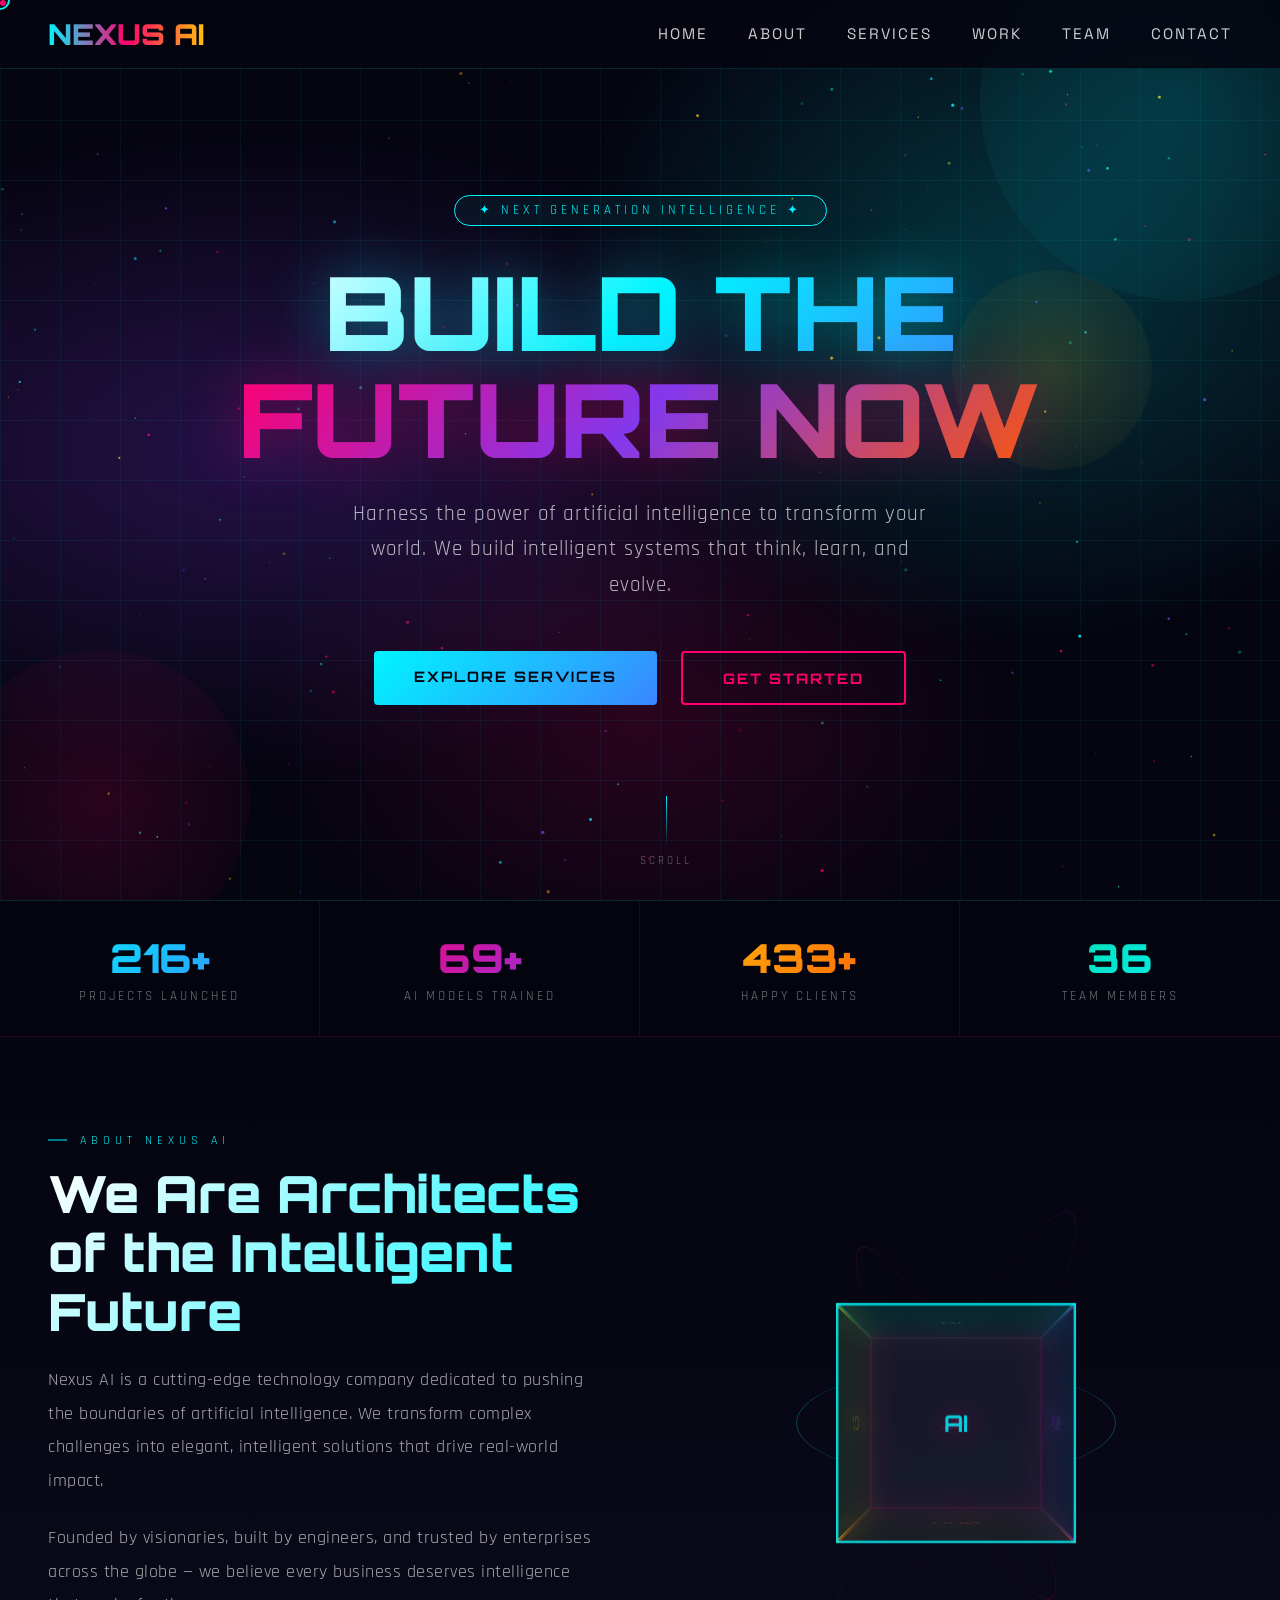
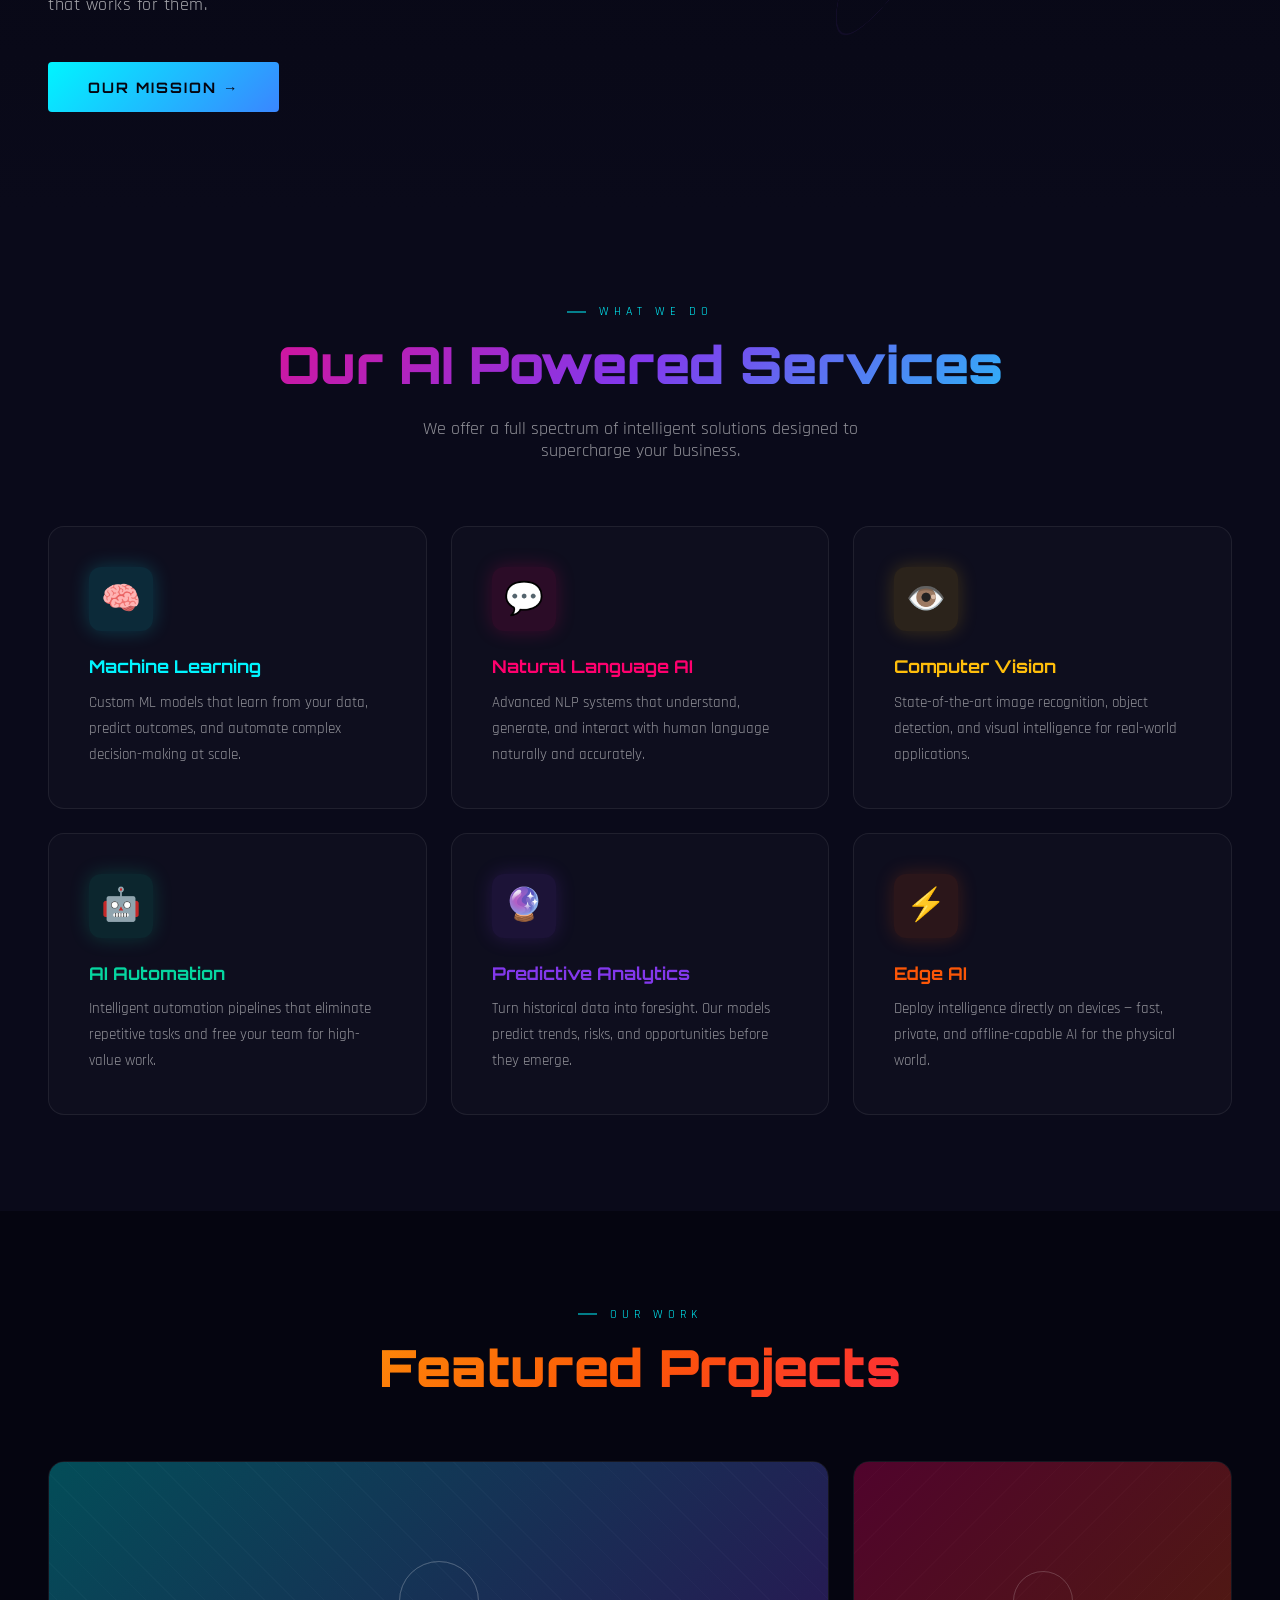
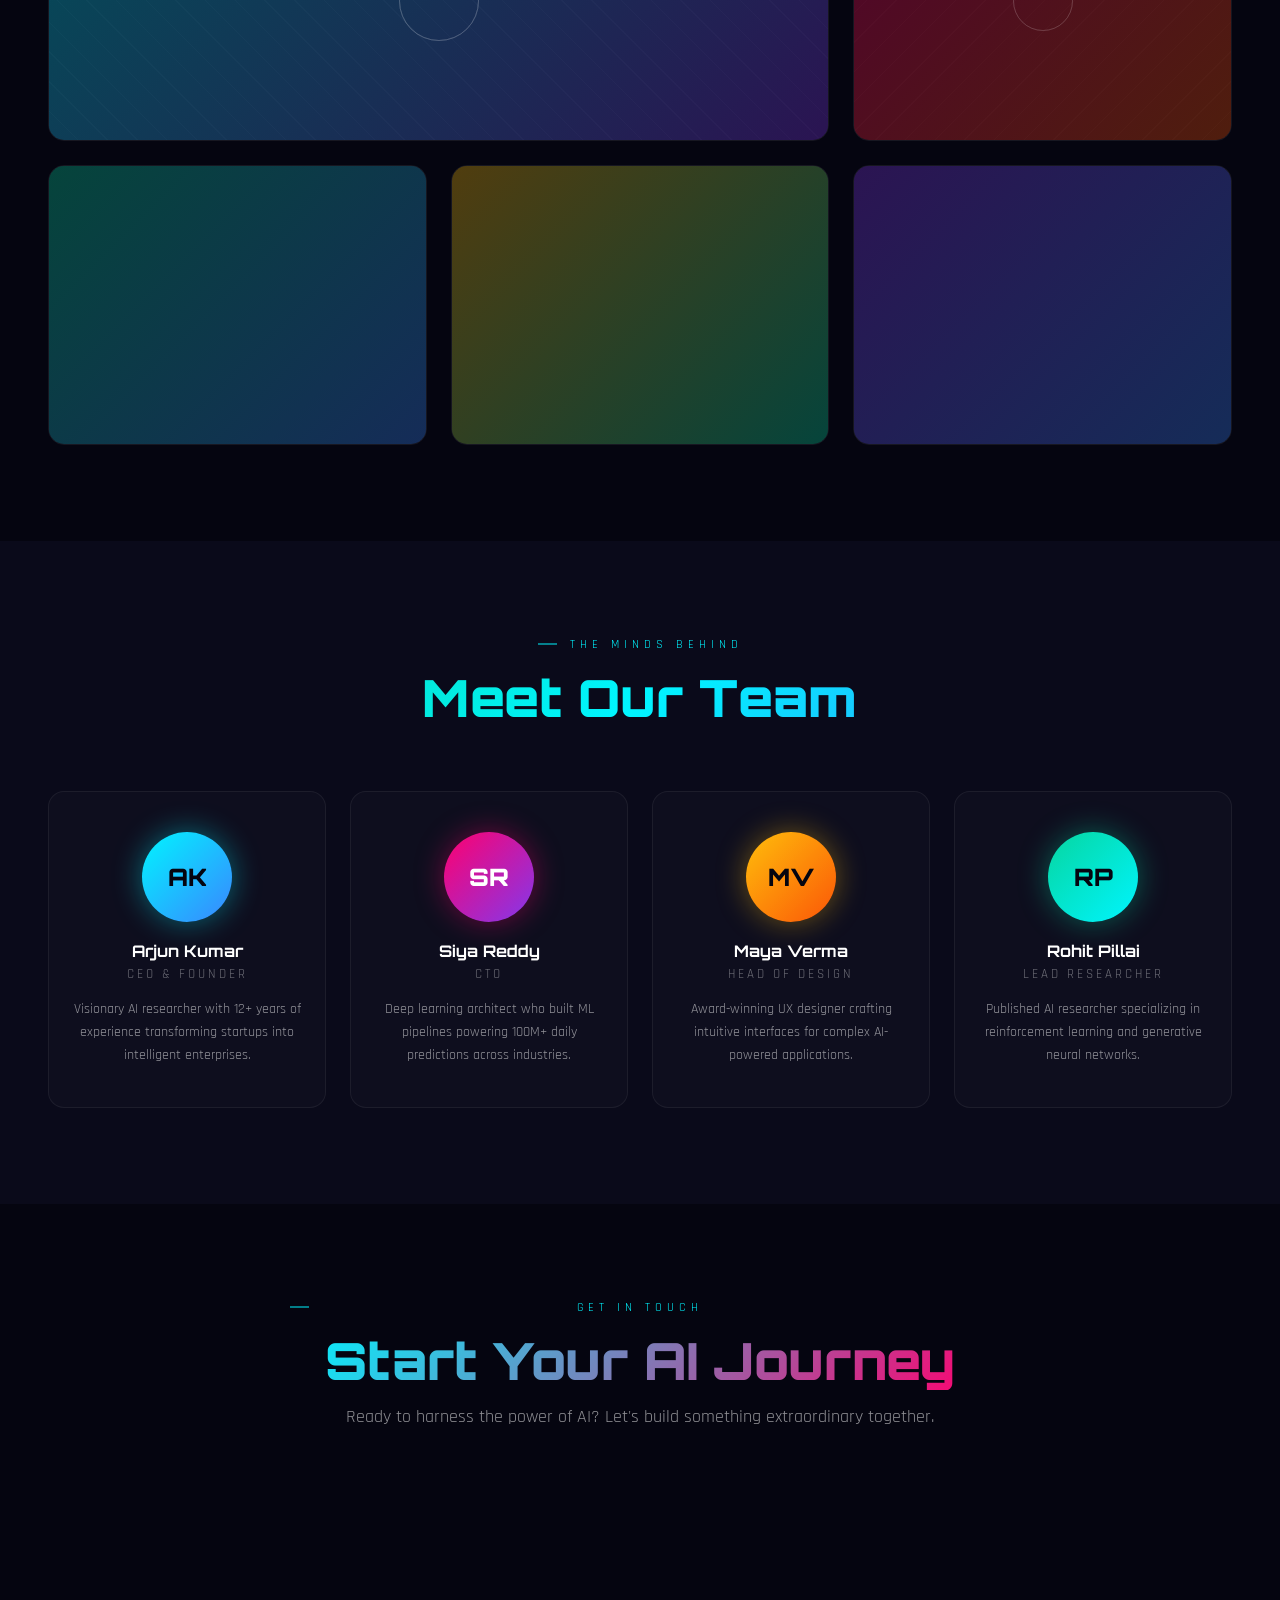
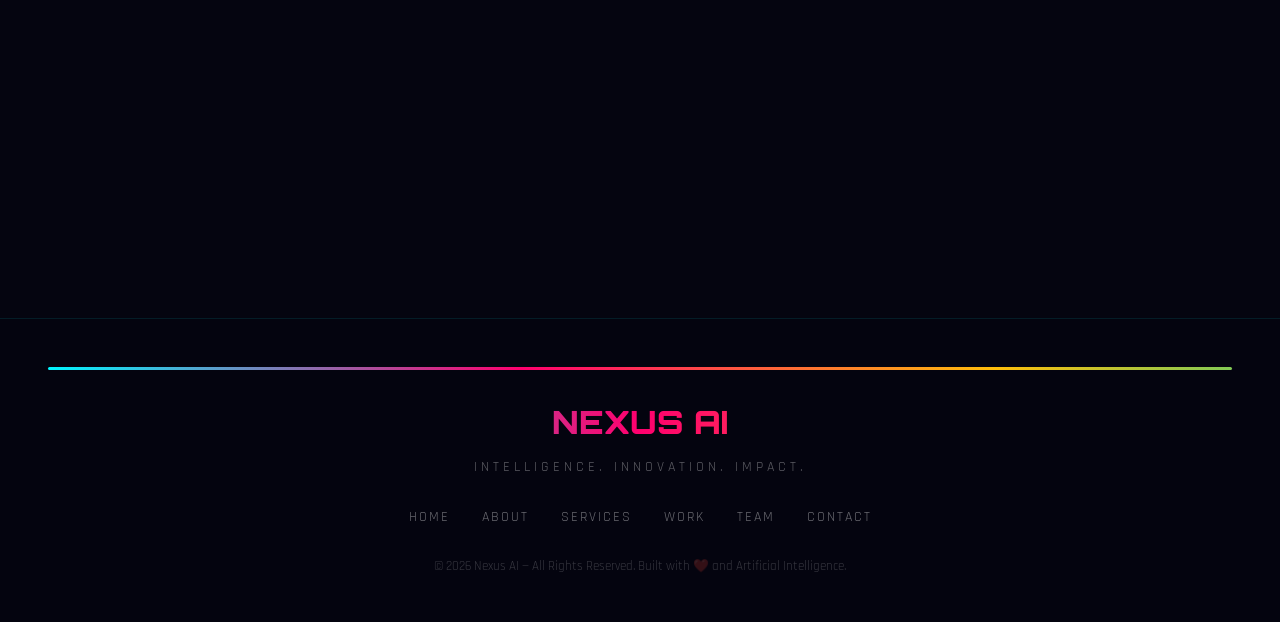
<file: task3.html>
<html lang="en">
<head>
<meta charset="UTF-8">
<meta name="viewport" content="width=device-width, initial-scale=1.0">
<title>NEXUS AI — Future Reimagined</title>
<link href="https://fonts.googleapis.com/css2?family=Orbitron:wght@400;700;900&family=Rajdhani:wght@300;400;600;700&family=Space+Grotesk:wght@300;400;700&display=swap" rel="stylesheet">
<style>
  :root {
    --cyan: #00f5ff;
    --pink: #ff006e;
    --yellow: #ffbe0b;
    --purple: #8338ec;
    --green: #06d6a0;
    --orange: #fb5607;
    --blue: #3a86ff;
    --white: #ffffff;
    --dark: #050510;
    --dark2: #0a0a1a;
  }

  * { margin: 0; padding: 0; box-sizing: border-box; }

  html { scroll-behavior: smooth; }

  body {
    font-family: 'Rajdhani', sans-serif;
    background: var(--dark);
    color: var(--white);
    overflow-x: hidden;
    cursor: none;
  }

  /* CUSTOM CURSOR */
  .cursor {
    width: 20px; height: 20px;
    border: 2px solid var(--cyan);
    border-radius: 50%;
    position: fixed;
    pointer-events: none;
    z-index: 10000;
    transition: transform 0.1s, background 0.2s;
    mix-blend-mode: difference;
  }
  .cursor-dot {
    width: 6px; height: 6px;
    background: var(--pink);
    border-radius: 50%;
    position: fixed;
    pointer-events: none;
    z-index: 10001;
    transition: transform 0.05s;
  }

  /* NAVBAR */
  nav {
    position: fixed;
    top: 0; width: 100%;
    padding: 1rem 3rem;
    display: flex;
    justify-content: space-between;
    align-items: center;
    z-index: 1000;
    background: rgba(5,5,16,0.85);
    backdrop-filter: blur(20px);
    border-bottom: 1px solid rgba(0,245,255,0.15);
    animation: slideDown 1s ease;
  }
  @keyframes slideDown { from { transform: translateY(-100%); opacity: 0; } to { transform: translateY(0); opacity: 1; } }

  .logo {
    font-family: 'Orbitron', sans-serif;
    font-size: 1.8rem;
    font-weight: 900;
    background: linear-gradient(90deg, var(--cyan), var(--pink), var(--yellow));
    -webkit-background-clip: text;
    -webkit-text-fill-color: transparent;
    background-clip: text;
    animation: logoPulse 3s infinite;
  }
  @keyframes logoPulse {
    0%,100% { filter: drop-shadow(0 0 8px rgba(0,245,255,0.8)); }
    50% { filter: drop-shadow(0 0 20px rgba(255,0,110,0.8)); }
  }

  .nav-links { display: flex; gap: 2.5rem; list-style: none; }
  .nav-links a {
    color: rgba(255,255,255,0.8);
    text-decoration: none;
    font-family: 'Space Grotesk', sans-serif;
    font-size: 0.95rem;
    letter-spacing: 2px;
    text-transform: uppercase;
    position: relative;
    transition: color 0.3s;
  }
  .nav-links a::after {
    content: '';
    position: absolute;
    bottom: -4px; left: 0;
    width: 0; height: 2px;
    background: linear-gradient(90deg, var(--cyan), var(--pink));
    transition: width 0.3s;
  }
  .nav-links a:hover { color: var(--cyan); }
  .nav-links a:hover::after { width: 100%; }

  /* CANVAS BACKGROUND */
  #starCanvas {
    position: fixed;
    top: 0; left: 0;
    width: 100%; height: 100%;
    z-index: 0;
    pointer-events: none;
  }

  /* HERO SECTION */
  .hero {
    position: relative;
    min-height: 100vh;
    display: flex;
    align-items: center;
    justify-content: center;
    text-align: center;
    z-index: 1;
    overflow: hidden;
  }

  .hero-bg {
    position: absolute;
    inset: 0;
    background:
      radial-gradient(ellipse 80% 60% at 20% 50%, rgba(131,56,236,0.25) 0%, transparent 60%),
      radial-gradient(ellipse 60% 70% at 80% 30%, rgba(0,245,255,0.2) 0%, transparent 60%),
      radial-gradient(ellipse 50% 50% at 50% 80%, rgba(255,0,110,0.15) 0%, transparent 60%);
    animation: heroBgShift 8s ease-in-out infinite alternate;
  }
  @keyframes heroBgShift {
    0% { transform: scale(1) rotate(0deg); }
    100% { transform: scale(1.1) rotate(3deg); }
  }

  .hero-grid {
    position: absolute;
    inset: 0;
    background-image:
      linear-gradient(rgba(0,245,255,0.06) 1px, transparent 1px),
      linear-gradient(90deg, rgba(0,245,255,0.06) 1px, transparent 1px);
    background-size: 60px 60px;
    animation: gridMove 20s linear infinite;
  }
  @keyframes gridMove { from { transform: translateY(0); } to { transform: translateY(60px); } }

  .hero-content { position: relative; z-index: 2; max-width: 1000px; padding: 2rem; }

  .hero-badge {
    display: inline-block;
    padding: 0.4rem 1.5rem;
    border: 1px solid var(--cyan);
    border-radius: 50px;
    font-size: 0.8rem;
    letter-spacing: 4px;
    text-transform: uppercase;
    color: var(--cyan);
    margin-bottom: 2rem;
    animation: badgePulse 2s ease-in-out infinite, fadeUp 1s ease 0.3s both;
    background: rgba(0,245,255,0.05);
  }
  @keyframes badgePulse {
    0%,100% { box-shadow: 0 0 10px rgba(0,245,255,0.3), inset 0 0 10px rgba(0,245,255,0.05); }
    50% { box-shadow: 0 0 30px rgba(0,245,255,0.7), inset 0 0 20px rgba(0,245,255,0.1); }
  }

  .hero-title {
    font-family: 'Orbitron', sans-serif;
    font-size: clamp(3rem, 8vw, 7rem);
    font-weight: 900;
    line-height: 1.05;
    margin-bottom: 1.5rem;
    animation: fadeUp 1s ease 0.5s both;
  }
  .hero-title .line1 {
    display: block;
    background: linear-gradient(135deg, var(--white) 0%, var(--cyan) 50%, var(--blue) 100%);
    -webkit-background-clip: text;
    -webkit-text-fill-color: transparent;
    background-clip: text;
    filter: drop-shadow(0 0 30px rgba(0,245,255,0.4));
  }
  .hero-title .line2 {
    display: block;
    background: linear-gradient(135deg, var(--pink) 0%, var(--purple) 50%, var(--orange) 100%);
    -webkit-background-clip: text;
    -webkit-text-fill-color: transparent;
    background-clip: text;
    filter: drop-shadow(0 0 30px rgba(255,0,110,0.4));
    animation: textFlicker 4s ease-in-out infinite;
  }
  @keyframes textFlicker {
    0%,100% { filter: drop-shadow(0 0 30px rgba(255,0,110,0.4)); }
    50% { filter: drop-shadow(0 0 60px rgba(131,56,236,0.8)); }
  }

  .hero-subtitle {
    font-size: 1.3rem;
    color: rgba(255,255,255,0.7);
    max-width: 600px;
    margin: 0 auto 3rem;
    line-height: 1.7;
    letter-spacing: 1px;
    animation: fadeUp 1s ease 0.7s both;
  }

  .hero-buttons {
    display: flex;
    gap: 1.5rem;
    justify-content: center;
    flex-wrap: wrap;
    animation: fadeUp 1s ease 0.9s both;
  }

  .btn-primary {
    padding: 1rem 2.5rem;
    font-family: 'Orbitron', sans-serif;
    font-size: 0.9rem;
    font-weight: 700;
    letter-spacing: 2px;
    text-transform: uppercase;
    border: none;
    border-radius: 4px;
    cursor: pointer;
    position: relative;
    overflow: hidden;
    background: linear-gradient(135deg, var(--cyan), var(--blue));
    color: var(--dark);
    transition: transform 0.3s, box-shadow 0.3s;
    text-decoration: none;
  }
  .btn-primary::before {
    content: '';
    position: absolute;
    top: -50%; left: -50%;
    width: 200%; height: 200%;
    background: linear-gradient(45deg, transparent 30%, rgba(255,255,255,0.3) 50%, transparent 70%);
    transform: translateX(-100%);
    transition: transform 0.5s;
  }
  .btn-primary:hover::before { transform: translateX(100%); }
  .btn-primary:hover { transform: translateY(-3px); box-shadow: 0 15px 40px rgba(0,245,255,0.4); }

  .btn-secondary {
    padding: 1rem 2.5rem;
    font-family: 'Orbitron', sans-serif;
    font-size: 0.9rem;
    font-weight: 700;
    letter-spacing: 2px;
    text-transform: uppercase;
    border: 2px solid var(--pink);
    border-radius: 4px;
    cursor: pointer;
    background: transparent;
    color: var(--pink);
    transition: all 0.3s;
    text-decoration: none;
    position: relative;
    overflow: hidden;
  }
  .btn-secondary::before {
    content: '';
    position: absolute;
    inset: 0;
    background: linear-gradient(135deg, var(--pink), var(--purple));
    transform: scaleX(0);
    transform-origin: left;
    transition: transform 0.3s;
    z-index: -1;
  }
  .btn-secondary:hover { color: white; border-color: transparent; box-shadow: 0 15px 40px rgba(255,0,110,0.4); }
  .btn-secondary:hover::before { transform: scaleX(1); }

  /* FLOATING 3D SHAPES */
  .floating-shapes { position: absolute; inset: 0; z-index: 1; pointer-events: none; }
  .shape {
    position: absolute;
    border-radius: 50%;
    opacity: 0.15;
    animation: float3D 6s ease-in-out infinite;
  }
  .shape-1 { width: 400px; height: 400px; background: radial-gradient(circle, var(--cyan), transparent); top: -100px; right: -100px; animation-duration: 7s; }
  .shape-2 { width: 300px; height: 300px; background: radial-gradient(circle, var(--pink), transparent); bottom: -50px; left: -50px; animation-duration: 9s; animation-delay: -3s; }
  .shape-3 { width: 200px; height: 200px; background: radial-gradient(circle, var(--yellow), transparent); top: 30%; right: 10%; animation-duration: 5s; animation-delay: -1s; }
  @keyframes float3D {
    0%,100% { transform: translateY(0) rotateX(0) rotateY(0); }
    33% { transform: translateY(-30px) rotateX(10deg) rotateY(15deg); }
    66% { transform: translateY(20px) rotateX(-10deg) rotateY(-10deg); }
  }

  @keyframes fadeUp {
    from { opacity: 0; transform: translateY(40px); }
    to { opacity: 1; transform: translateY(0); }
  }

  /* STATS BAR */
  .stats-bar {
    position: relative;
    z-index: 2;
    display: grid;
    grid-template-columns: repeat(4, 1fr);
    gap: 0;
    border-top: 1px solid rgba(0,245,255,0.15);
    border-bottom: 1px solid rgba(255,0,110,0.15);
    background: rgba(5,5,16,0.9);
    backdrop-filter: blur(20px);
  }
  .stat-item {
    padding: 2rem;
    text-align: center;
    border-right: 1px solid rgba(255,255,255,0.05);
    position: relative;
    overflow: hidden;
    transition: background 0.3s;
  }
  .stat-item:last-child { border-right: none; }
  .stat-item:hover { background: rgba(0,245,255,0.04); }
  .stat-item::before {
    content: '';
    position: absolute;
    bottom: 0; left: 0; right: 0;
    height: 2px;
    background: linear-gradient(90deg, var(--cyan), var(--pink));
    transform: scaleX(0);
    transition: transform 0.3s;
  }
  .stat-item:hover::before { transform: scaleX(1); }
  .stat-num {
    font-family: 'Orbitron', sans-serif;
    font-size: 2.5rem;
    font-weight: 900;
    background: linear-gradient(135deg, var(--cyan), var(--blue));
    -webkit-background-clip: text;
    -webkit-text-fill-color: transparent;
    background-clip: text;
  }
  .stat-num.pink { background: linear-gradient(135deg, var(--pink), var(--purple)); -webkit-background-clip: text; background-clip: text; }
  .stat-num.yellow { background: linear-gradient(135deg, var(--yellow), var(--orange)); -webkit-background-clip: text; background-clip: text; }
  .stat-num.green { background: linear-gradient(135deg, var(--green), var(--cyan)); -webkit-background-clip: text; background-clip: text; }
  .stat-label { font-size: 0.8rem; letter-spacing: 3px; text-transform: uppercase; color: rgba(255,255,255,0.45); margin-top: 0.3rem; }

  /* SECTION BASE */
  section {
    position: relative;
    z-index: 2;
    padding: 6rem 3rem;
  }

  .section-tag {
    display: inline-block;
    font-size: 0.75rem;
    letter-spacing: 5px;
    text-transform: uppercase;
    color: var(--cyan);
    margin-bottom: 1rem;
    position: relative;
    padding-left: 2rem;
  }
  .section-tag::before {
    content: '';
    position: absolute;
    left: 0; top: 50%;
    width: 1.2rem; height: 1px;
    background: var(--cyan);
    transform: translateY(-50%);
  }

  .section-title {
    font-family: 'Orbitron', sans-serif;
    font-size: clamp(2rem, 4vw, 3.5rem);
    font-weight: 900;
    line-height: 1.15;
    margin-bottom: 1.5rem;
  }

  /* ABOUT SECTION */
  .about { background: linear-gradient(180deg, var(--dark) 0%, var(--dark2) 100%); }
  .about-inner { max-width: 1200px; margin: 0 auto; display: grid; grid-template-columns: 1fr 1fr; gap: 5rem; align-items: center; }
  .about-text .section-title {
    background: linear-gradient(135deg, var(--white), var(--cyan));
    -webkit-background-clip: text; -webkit-text-fill-color: transparent; background-clip: text;
  }
  .about-text p { color: rgba(255,255,255,0.65); line-height: 1.9; font-size: 1.1rem; margin-bottom: 1.5rem; letter-spacing: 0.5px; }
  .about-visual { position: relative; height: 450px; }

  .cube-container {
    position: absolute;
    width: 200px; height: 200px;
    top: 50%; left: 50%;
    transform-style: preserve-3d;
    transform: translate(-50%, -50%);
    animation: spinCube 12s linear infinite;
  }
  @keyframes spinCube {
    from { transform: translate(-50%, -50%) rotateX(20deg) rotateY(0deg); }
    to { transform: translate(-50%, -50%) rotateX(20deg) rotateY(360deg); }
  }
  .cube-face {
    position: absolute;
    width: 200px; height: 200px;
    border: 2px solid;
    display: flex;
    align-items: center;
    justify-content: center;
    font-family: 'Orbitron', sans-serif;
    font-size: 1.2rem;
    font-weight: 700;
    opacity: 0.85;
    backdrop-filter: blur(10px);
  }
  .face-front  { background: rgba(0,245,255,0.08); border-color: var(--cyan); color: var(--cyan); transform: translateZ(100px); }
  .face-back   { background: rgba(255,0,110,0.08); border-color: var(--pink); color: var(--pink); transform: rotateY(180deg) translateZ(100px); }
  .face-right  { background: rgba(131,56,236,0.08); border-color: var(--purple); color: var(--purple); transform: rotateY(90deg) translateZ(100px); }
  .face-left   { background: rgba(255,190,11,0.08); border-color: var(--yellow); color: var(--yellow); transform: rotateY(-90deg) translateZ(100px); }
  .face-top    { background: rgba(6,214,160,0.08); border-color: var(--green); color: var(--green); transform: rotateX(90deg) translateZ(100px); }
  .face-bottom { background: rgba(251,86,7,0.08); border-color: var(--orange); color: var(--orange); transform: rotateX(-90deg) translateZ(100px); }

  .orbit-ring {
    position: absolute;
    top: 50%; left: 50%;
    border-radius: 50%;
    border: 1px solid;
    transform-style: preserve-3d;
    animation: orbit 10s linear infinite;
  }
  .ring-1 { width: 320px; height: 320px; margin: -160px; border-color: rgba(0,245,255,0.25); animation-duration: 8s; transform: rotateX(70deg); }
  .ring-2 { width: 400px; height: 400px; margin: -200px; border-color: rgba(255,0,110,0.2); animation-duration: 12s; transform: rotateX(70deg) rotateY(60deg); }
  .ring-3 { width: 480px; height: 480px; margin: -240px; border-color: rgba(131,56,236,0.15); animation-duration: 16s; transform: rotateX(70deg) rotateY(120deg); }
  @keyframes orbit { from { transform: rotateX(70deg) rotateZ(0deg); } to { transform: rotateX(70deg) rotateZ(360deg); } }

  /* SERVICES SECTION */
  .services { background: var(--dark2); }
  .services-inner { max-width: 1200px; margin: 0 auto; }
  .services-header { text-align: center; margin-bottom: 4rem; }
  .services-header .section-title {
    background: linear-gradient(135deg, var(--pink), var(--purple), var(--cyan));
    -webkit-background-clip: text; -webkit-text-fill-color: transparent; background-clip: text;
  }
  .services-header p { color: rgba(255,255,255,0.55); font-size: 1.1rem; max-width: 500px; margin: 0 auto; }

  .services-grid { display: grid; grid-template-columns: repeat(3, 1fr); gap: 1.5rem; }

  .service-card {
    padding: 2.5rem;
    border: 1px solid rgba(255,255,255,0.07);
    border-radius: 16px;
    background: rgba(255,255,255,0.02);
    position: relative;
    overflow: hidden;
    transition: transform 0.4s, box-shadow 0.4s;
    cursor: pointer;
  }
  .service-card::before {
    content: '';
    position: absolute;
    inset: 0;
    border-radius: 16px;
    background: var(--card-gradient, linear-gradient(135deg, rgba(0,245,255,0.08), transparent));
    opacity: 0;
    transition: opacity 0.4s;
  }
  .service-card:hover { transform: translateY(-8px); }
  .service-card:hover::before { opacity: 1; }
  .service-card:nth-child(1) { --card-gradient: linear-gradient(135deg, rgba(0,245,255,0.1), rgba(58,134,255,0.08)); }
  .service-card:nth-child(2) { --card-gradient: linear-gradient(135deg, rgba(255,0,110,0.1), rgba(131,56,236,0.08)); }
  .service-card:nth-child(3) { --card-gradient: linear-gradient(135deg, rgba(255,190,11,0.1), rgba(251,86,7,0.08)); }
  .service-card:nth-child(4) { --card-gradient: linear-gradient(135deg, rgba(6,214,160,0.1), rgba(0,245,255,0.08)); }
  .service-card:nth-child(5) { --card-gradient: linear-gradient(135deg, rgba(131,56,236,0.1), rgba(255,0,110,0.08)); }
  .service-card:nth-child(6) { --card-gradient: linear-gradient(135deg, rgba(251,86,7,0.1), rgba(255,190,11,0.08)); }

  .service-icon {
    width: 64px; height: 64px;
    border-radius: 12px;
    display: flex;
    align-items: center;
    justify-content: center;
    font-size: 2rem;
    margin-bottom: 1.5rem;
    position: relative;
    z-index: 1;
  }
  .service-card:nth-child(1) .service-icon { background: rgba(0,245,255,0.12); box-shadow: 0 0 20px rgba(0,245,255,0.2); }
  .service-card:nth-child(2) .service-icon { background: rgba(255,0,110,0.12); box-shadow: 0 0 20px rgba(255,0,110,0.2); }
  .service-card:nth-child(3) .service-icon { background: rgba(255,190,11,0.12); box-shadow: 0 0 20px rgba(255,190,11,0.2); }
  .service-card:nth-child(4) .service-icon { background: rgba(6,214,160,0.12); box-shadow: 0 0 20px rgba(6,214,160,0.2); }
  .service-card:nth-child(5) .service-icon { background: rgba(131,56,236,0.12); box-shadow: 0 0 20px rgba(131,56,236,0.2); }
  .service-card:nth-child(6) .service-icon { background: rgba(251,86,7,0.12); box-shadow: 0 0 20px rgba(251,86,7,0.2); }

  .service-title {
    font-family: 'Orbitron', sans-serif;
    font-size: 1.1rem;
    font-weight: 700;
    margin-bottom: 0.8rem;
    position: relative; z-index: 1;
  }
  .service-card:nth-child(1) .service-title { color: var(--cyan); }
  .service-card:nth-child(2) .service-title { color: var(--pink); }
  .service-card:nth-child(3) .service-title { color: var(--yellow); }
  .service-card:nth-child(4) .service-title { color: var(--green); }
  .service-card:nth-child(5) .service-title { color: var(--purple); }
  .service-card:nth-child(6) .service-title { color: var(--orange); }

  .service-desc { color: rgba(255,255,255,0.55); font-size: 0.95rem; line-height: 1.7; position: relative; z-index: 1; }

  .service-card:hover { box-shadow: var(--card-shadow, 0 20px 60px rgba(0,245,255,0.15)); }
  .service-card:nth-child(1):hover { box-shadow: 0 20px 60px rgba(0,245,255,0.15); }
  .service-card:nth-child(2):hover { box-shadow: 0 20px 60px rgba(255,0,110,0.15); }
  .service-card:nth-child(3):hover { box-shadow: 0 20px 60px rgba(255,190,11,0.15); }
  .service-card:nth-child(4):hover { box-shadow: 0 20px 60px rgba(6,214,160,0.15); }
  .service-card:nth-child(5):hover { box-shadow: 0 20px 60px rgba(131,56,236,0.15); }
  .service-card:nth-child(6):hover { box-shadow: 0 20px 60px rgba(251,86,7,0.15); }

  /* PORTFOLIO / SHOWCASE */
  .showcase { background: var(--dark); }
  .showcase-inner { max-width: 1200px; margin: 0 auto; }
  .showcase-header { text-align: center; margin-bottom: 4rem; }
  .showcase-header .section-title {
    background: linear-gradient(135deg, var(--yellow), var(--orange), var(--pink));
    -webkit-background-clip: text; -webkit-text-fill-color: transparent; background-clip: text;
  }

  .showcase-grid { display: grid; grid-template-columns: repeat(3, 1fr); grid-template-rows: repeat(2, 280px); gap: 1.5rem; }
  .showcase-item {
    border-radius: 16px;
    overflow: hidden;
    position: relative;
    cursor: pointer;
    border: 1px solid rgba(255,255,255,0.07);
  }
  .showcase-item:first-child { grid-column: span 2; }
  .showcase-bg {
    position: absolute;
    inset: 0;
    transition: transform 0.5s;
  }
  .showcase-item:hover .showcase-bg { transform: scale(1.07); }
  .showcase-item:nth-child(1) .showcase-bg { background: linear-gradient(135deg, rgba(0,245,255,0.3), rgba(131,56,236,0.3)), repeating-linear-gradient(45deg, transparent, transparent 20px, rgba(255,255,255,0.02) 20px, rgba(255,255,255,0.02) 21px); }
  .showcase-item:nth-child(2) .showcase-bg { background: linear-gradient(135deg, rgba(255,0,110,0.3), rgba(251,86,7,0.3)), repeating-linear-gradient(-45deg, transparent, transparent 20px, rgba(255,255,255,0.02) 20px, rgba(255,255,255,0.02) 21px); }
  .showcase-item:nth-child(3) .showcase-bg { background: linear-gradient(135deg, rgba(6,214,160,0.3), rgba(58,134,255,0.3)); }
  .showcase-item:nth-child(4) .showcase-bg { background: linear-gradient(135deg, rgba(255,190,11,0.3), rgba(6,214,160,0.3)); }
  .showcase-item:nth-child(5) .showcase-bg { background: linear-gradient(135deg, rgba(131,56,236,0.3), rgba(58,134,255,0.3)); }

  .showcase-overlay {
    position: absolute;
    inset: 0;
    background: rgba(5,5,16,0.6);
    display: flex;
    align-items: flex-end;
    padding: 2rem;
    opacity: 0;
    transition: opacity 0.4s;
  }
  .showcase-item:hover .showcase-overlay { opacity: 1; }
  .showcase-label {
    font-family: 'Orbitron', sans-serif;
    font-size: 1.1rem;
    font-weight: 700;
    color: white;
    text-shadow: 0 0 20px rgba(0,245,255,0.8);
  }
  .showcase-sub { font-size: 0.85rem; color: rgba(255,255,255,0.6); margin-top: 0.3rem; letter-spacing: 2px; text-transform: uppercase; }

  /* Decorative animated elements inside showcase */
  .showcase-deco {
    position: absolute;
    inset: 0;
    display: flex;
    align-items: center;
    justify-content: center;
    opacity: 0.35;
  }
  .deco-ring {
    position: absolute;
    border-radius: 50%;
    border: 1px solid rgba(255,255,255,0.3);
    animation: expandRing 4s ease-out infinite;
  }
  @keyframes expandRing {
    0% { transform: scale(0.5); opacity: 0.8; }
    100% { transform: scale(2.5); opacity: 0; }
  }

  /* TEAM */
  .team { background: var(--dark2); }
  .team-inner { max-width: 1200px; margin: 0 auto; }
  .team-header { text-align: center; margin-bottom: 4rem; }
  .team-header .section-title {
    background: linear-gradient(135deg, var(--green), var(--cyan), var(--blue));
    -webkit-background-clip: text; -webkit-text-fill-color: transparent; background-clip: text;
  }

  .team-grid { display: grid; grid-template-columns: repeat(4, 1fr); gap: 1.5rem; }
  .team-card {
    text-align: center;
    padding: 2.5rem 1.5rem;
    border: 1px solid rgba(255,255,255,0.06);
    border-radius: 16px;
    background: rgba(255,255,255,0.02);
    position: relative;
    overflow: hidden;
    transition: transform 0.4s;
  }
  .team-card:hover { transform: translateY(-6px); }
  .team-avatar {
    width: 90px; height: 90px;
    border-radius: 50%;
    margin: 0 auto 1.2rem;
    position: relative;
    display: flex;
    align-items: center;
    justify-content: center;
    font-family: 'Orbitron', sans-serif;
    font-size: 1.5rem;
    font-weight: 900;
  }
  .team-card:nth-child(1) .team-avatar { background: linear-gradient(135deg, var(--cyan), var(--blue)); color: var(--dark); box-shadow: 0 0 30px rgba(0,245,255,0.4); }
  .team-card:nth-child(2) .team-avatar { background: linear-gradient(135deg, var(--pink), var(--purple)); color: white; box-shadow: 0 0 30px rgba(255,0,110,0.4); }
  .team-card:nth-child(3) .team-avatar { background: linear-gradient(135deg, var(--yellow), var(--orange)); color: var(--dark); box-shadow: 0 0 30px rgba(255,190,11,0.4); }
  .team-card:nth-child(4) .team-avatar { background: linear-gradient(135deg, var(--green), var(--cyan)); color: var(--dark); box-shadow: 0 0 30px rgba(6,214,160,0.4); }
  .team-name { font-family: 'Orbitron', sans-serif; font-size: 1rem; font-weight: 700; color: white; margin-bottom: 0.3rem; }
  .team-role { font-size: 0.8rem; letter-spacing: 3px; text-transform: uppercase; color: rgba(255,255,255,0.4); margin-bottom: 1rem; }
  .team-bio { font-size: 0.9rem; color: rgba(255,255,255,0.55); line-height: 1.6; }

  /* CONTACT */
  .contact { background: var(--dark); }
  .contact-inner { max-width: 700px; margin: 0 auto; text-align: center; }
  .contact .section-title {
    background: linear-gradient(135deg, var(--cyan), var(--pink));
    -webkit-background-clip: text; -webkit-text-fill-color: transparent; background-clip: text;
    margin-bottom: 1rem;
  }
  .contact p { color: rgba(255,255,255,0.55); margin-bottom: 3rem; font-size: 1.1rem; }
  .contact-form { display: flex; flex-direction: column; gap: 1.2rem; }
  .form-row { display: grid; grid-template-columns: 1fr 1fr; gap: 1.2rem; }
  .form-input {
    padding: 1rem 1.4rem;
    background: rgba(255,255,255,0.04);
    border: 1px solid rgba(255,255,255,0.1);
    border-radius: 8px;
    color: white;
    font-family: 'Rajdhani', sans-serif;
    font-size: 1rem;
    outline: none;
    transition: border-color 0.3s, box-shadow 0.3s;
    width: 100%;
  }
  .form-input::placeholder { color: rgba(255,255,255,0.3); }
  .form-input:focus { border-color: var(--cyan); box-shadow: 0 0 20px rgba(0,245,255,0.1); }
  textarea.form-input { resize: vertical; min-height: 120px; }

  /* FOOTER */
  footer {
    position: relative;
    z-index: 2;
    background: rgba(5,5,16,0.98);
    border-top: 1px solid rgba(0,245,255,0.1);
    padding: 3rem;
    text-align: center;
  }
  .footer-logo {
    font-family: 'Orbitron', sans-serif;
    font-size: 2rem;
    font-weight: 900;
    background: linear-gradient(90deg, var(--cyan), var(--pink), var(--yellow));
    -webkit-background-clip: text;
    -webkit-text-fill-color: transparent;
    background-clip: text;
    margin-bottom: 1rem;
  }
  .footer-tagline { color: rgba(255,255,255,0.35); font-size: 0.85rem; letter-spacing: 4px; text-transform: uppercase; margin-bottom: 2rem; }
  .footer-links { display: flex; justify-content: center; gap: 2rem; margin-bottom: 2rem; flex-wrap: wrap; }
  .footer-links a { color: rgba(255,255,255,0.4); text-decoration: none; font-size: 0.85rem; letter-spacing: 2px; text-transform: uppercase; transition: color 0.3s; }
  .footer-links a:hover { color: var(--cyan); }
  .footer-copy { color: rgba(255,255,255,0.2); font-size: 0.8rem; }
  .footer-bar {
    height: 3px;
    background: linear-gradient(90deg, var(--cyan), var(--pink), var(--yellow), var(--green), var(--purple), var(--cyan));
    background-size: 200% 100%;
    animation: barFlow 3s linear infinite;
    margin-bottom: 2rem;
    border-radius: 2px;
  }
  @keyframes barFlow { from { background-position: 0% 0; } to { background-position: 200% 0; } }

  /* SCROLL ANIMATIONS */
  .reveal { opacity: 0; transform: translateY(50px); transition: opacity 0.8s ease, transform 0.8s ease; }
  .reveal.visible { opacity: 1; transform: translateY(0); }

  /* SCROLL INDICATOR */
  .scroll-indicator {
    position: absolute;
    bottom: 2rem;
    left: 50%;
    transform: translateX(-50%);
    display: flex;
    flex-direction: column;
    align-items: center;
    gap: 0.5rem;
    color: rgba(255,255,255,0.4);
    font-size: 0.7rem;
    letter-spacing: 3px;
    text-transform: uppercase;
    animation: fadeUp 1s ease 1.5s both;
    z-index: 2;
  }
  .scroll-line {
    width: 1px;
    height: 50px;
    background: linear-gradient(to bottom, var(--cyan), transparent);
    animation: scrollPulse 2s ease-in-out infinite;
  }
  @keyframes scrollPulse { 0%,100% { opacity: 0.3; } 50% { opacity: 1; } }
</style>
</head>
<body>

<div class="cursor" id="cursor"></div>
<div class="cursor-dot" id="cursorDot"></div>

<canvas id="starCanvas"></canvas>

<!-- NAVBAR -->
<nav>
  <div class="logo">NEXUS AI</div>
  <ul class="nav-links">
    <li><a href="#home">Home</a></li>
    <li><a href="#about">About</a></li>
    <li><a href="#services">Services</a></li>
    <li><a href="#work">Work</a></li>
    <li><a href="#team">Team</a></li>
    <li><a href="#contact">Contact</a></li>
  </ul>
</nav>

<!-- HERO -->
<section class="hero" id="home">
  <div class="hero-bg"></div>
  <div class="hero-grid"></div>
  <div class="floating-shapes">
    <div class="shape shape-1"></div>
    <div class="shape shape-2"></div>
    <div class="shape shape-3"></div>
  </div>
  <div class="hero-content">
    <div class="hero-badge">✦ Next Generation Intelligence ✦</div>
    <h1 class="hero-title">
      <span class="line1">BUILD THE</span>
      <span class="line2">FUTURE NOW</span>
    </h1>
    <p class="hero-subtitle">Harness the power of artificial intelligence to transform your world. We build intelligent systems that think, learn, and evolve.</p>
    <div class="hero-buttons">
      <a href="#services" class="btn-primary">Explore Services</a>
      <a href="#contact" class="btn-secondary">Get Started</a>
    </div>
  </div>
  <div class="scroll-indicator">
    <div class="scroll-line"></div>
    <span>Scroll</span>
  </div>
</section>

<!-- STATS BAR -->
<div class="stats-bar">
  <div class="stat-item reveal">
    <div class="stat-num" id="stat1">0</div>
    <div class="stat-label">Projects Launched</div>
  </div>
  <div class="stat-item reveal">
    <div class="stat-num pink" id="stat2">0</div>
    <div class="stat-label">AI Models Trained</div>
  </div>
  <div class="stat-item reveal">
    <div class="stat-num yellow" id="stat3">0</div>
    <div class="stat-label">Happy Clients</div>
  </div>
  <div class="stat-item reveal">
    <div class="stat-num green" id="stat4">0</div>
    <div class="stat-label">Team Members</div>
  </div>
</div>

<!-- ABOUT -->
<section class="about" id="about">
  <div class="about-inner">
    <div class="about-text reveal">
      <span class="section-tag">About Nexus AI</span>
      <h2 class="section-title">We Are Architects of the Intelligent Future</h2>
      <p>Nexus AI is a cutting-edge technology company dedicated to pushing the boundaries of artificial intelligence. We transform complex challenges into elegant, intelligent solutions that drive real-world impact.</p>
      <p>Founded by visionaries, built by engineers, and trusted by enterprises across the globe — we believe every business deserves intelligence that works for them.</p>
      <a href="#services" class="btn-primary" style="display:inline-block; margin-top:1rem;">Our Mission →</a>
    </div>
    <div class="about-visual reveal">
      <div class="orbit-ring ring-1"></div>
      <div class="orbit-ring ring-2"></div>
      <div class="orbit-ring ring-3"></div>
      <div class="cube-container" style="perspective:600px;">
        <div class="cube-face face-front">AI</div>
        <div class="cube-face face-back">ML</div>
        <div class="cube-face face-right">NLP</div>
        <div class="cube-face face-left">CV</div>
        <div class="cube-face face-top">RL</div>
        <div class="cube-face face-bottom">GAN</div>
      </div>
    </div>
  </div>
</section>

<!-- SERVICES -->
<section class="services" id="services">
  <div class="services-inner">
    <div class="services-header reveal">
      <span class="section-tag">What We Do</span>
      <h2 class="section-title">Our AI Powered Services</h2>
      <p>We offer a full spectrum of intelligent solutions designed to supercharge your business.</p>
    </div>
    <div class="services-grid">
      <div class="service-card reveal">
        <div class="service-icon">🧠</div>
        <div class="service-title">Machine Learning</div>
        <p class="service-desc">Custom ML models that learn from your data, predict outcomes, and automate complex decision-making at scale.</p>
      </div>
      <div class="service-card reveal">
        <div class="service-icon">💬</div>
        <div class="service-title">Natural Language AI</div>
        <p class="service-desc">Advanced NLP systems that understand, generate, and interact with human language naturally and accurately.</p>
      </div>
      <div class="service-card reveal">
        <div class="service-icon">👁️</div>
        <div class="service-title">Computer Vision</div>
        <p class="service-desc">State-of-the-art image recognition, object detection, and visual intelligence for real-world applications.</p>
      </div>
      <div class="service-card reveal">
        <div class="service-icon">🤖</div>
        <div class="service-title">AI Automation</div>
        <p class="service-desc">Intelligent automation pipelines that eliminate repetitive tasks and free your team for high-value work.</p>
      </div>
      <div class="service-card reveal">
        <div class="service-icon">🔮</div>
        <div class="service-title">Predictive Analytics</div>
        <p class="service-desc">Turn historical data into foresight. Our models predict trends, risks, and opportunities before they emerge.</p>
      </div>
      <div class="service-card reveal">
        <div class="service-icon">⚡</div>
        <div class="service-title">Edge AI</div>
        <p class="service-desc">Deploy intelligence directly on devices — fast, private, and offline-capable AI for the physical world.</p>
      </div>
    </div>
  </div>
</section>

<!-- SHOWCASE / PORTFOLIO -->
<section class="showcase" id="work">
  <div class="showcase-inner">
    <div class="showcase-header reveal">
      <span class="section-tag">Our Work</span>
      <h2 class="section-title">Featured Projects</h2>
    </div>
    <div class="showcase-grid">
      <div class="showcase-item reveal">
        <div class="showcase-bg"></div>
        <div class="showcase-deco">
          <div class="deco-ring" style="width:80px;height:80px;animation-delay:0s;"></div>
          <div class="deco-ring" style="width:80px;height:80px;animation-delay:1.5s;"></div>
          <div class="deco-ring" style="width:80px;height:80px;animation-delay:3s;"></div>
        </div>
        <div class="showcase-overlay">
          <div>
            <div class="showcase-label">NeuroVision Platform</div>
            <div class="showcase-sub">Computer Vision · Healthcare</div>
          </div>
        </div>
      </div>
      <div class="showcase-item reveal">
        <div class="showcase-bg"></div>
        <div class="showcase-deco">
          <div class="deco-ring" style="width:60px;height:60px;animation-delay:0.5s;"></div>
          <div class="deco-ring" style="width:60px;height:60px;animation-delay:2s;"></div>
        </div>
        <div class="showcase-overlay">
          <div>
            <div class="showcase-label">SynthLang AI</div>
            <div class="showcase-sub">NLP · Enterprise</div>
          </div>
        </div>
      </div>
      <div class="showcase-item reveal">
        <div class="showcase-bg"></div>
        <div class="showcase-overlay">
          <div>
            <div class="showcase-label">Quantum Predict</div>
            <div class="showcase-sub">Analytics · Finance</div>
          </div>
        </div>
      </div>
      <div class="showcase-item reveal">
        <div class="showcase-bg"></div>
        <div class="showcase-overlay">
          <div>
            <div class="showcase-label">EdgeMind IoT</div>
            <div class="showcase-sub">Edge AI · Manufacturing</div>
          </div>
        </div>
      </div>
      <div class="showcase-item reveal">
        <div class="showcase-bg"></div>
        <div class="showcase-overlay">
          <div>
            <div class="showcase-label">OmniBot</div>
            <div class="showcase-sub">Automation · Retail</div>
          </div>
        </div>
      </div>
    </div>
  </div>
</section>

<!-- TEAM -->
<section class="team" id="team">
  <div class="team-inner">
    <div class="team-header reveal">
      <span class="section-tag">The Minds Behind</span>
      <h2 class="section-title">Meet Our Team</h2>
    </div>
    <div class="team-grid">
      <div class="team-card reveal">
        <div class="team-avatar">AK</div>
        <div class="team-name">Arjun Kumar</div>
        <div class="team-role">CEO & Founder</div>
        <p class="team-bio">Visionary AI researcher with 12+ years of experience transforming startups into intelligent enterprises.</p>
      </div>
      <div class="team-card reveal">
        <div class="team-avatar">SR</div>
        <div class="team-name">Siya Reddy</div>
        <div class="team-role">CTO</div>
        <p class="team-bio">Deep learning architect who built ML pipelines powering 100M+ daily predictions across industries.</p>
      </div>
      <div class="team-card reveal">
        <div class="team-avatar">MV</div>
        <div class="team-name">Maya Verma</div>
        <div class="team-role">Head of Design</div>
        <p class="team-bio">Award-winning UX designer crafting intuitive interfaces for complex AI-powered applications.</p>
      </div>
      <div class="team-card reveal">
        <div class="team-avatar">RP</div>
        <div class="team-name">Rohit Pillai</div>
        <div class="team-role">Lead Researcher</div>
        <p class="team-bio">Published AI researcher specializing in reinforcement learning and generative neural networks.</p>
      </div>
    </div>
  </div>
</section>

<!-- CONTACT -->
<section class="contact" id="contact">
  <div class="contact-inner">
    <span class="section-tag" style="display:block; text-align:center; padding-left:0;">Get In Touch</span>
    <h2 class="section-title reveal">Start Your AI Journey</h2>
    <p class="reveal">Ready to harness the power of AI? Let's build something extraordinary together.</p>
    <form class="contact-form reveal" onsubmit="handleSubmit(event)">
      <div class="form-row">
        <input type="text" class="form-input" placeholder="Your Name" required>
        <input type="email" class="form-input" placeholder="Your Email" required>
      </div>
      <input type="text" class="form-input" placeholder="Subject">
      <textarea class="form-input" placeholder="Tell us about your project..."></textarea>
      <button type="submit" class="btn-primary" style="align-self:center; font-size:1rem; padding:1.2rem 3rem;">Send Message ✦</button>
    </form>
  </div>
</section>

<!-- FOOTER -->
<footer>
  <div class="footer-bar"></div>
  <div class="footer-logo">NEXUS AI</div>
  <div class="footer-tagline">Intelligence. Innovation. Impact.</div>
  <div class="footer-links">
    <a href="#home">Home</a>
    <a href="#about">About</a>
    <a href="#services">Services</a>
    <a href="#work">Work</a>
    <a href="#team">Team</a>
    <a href="#contact">Contact</a>
  </div>
  <div class="footer-copy">© 2026 Nexus AI — All Rights Reserved. Built with ❤️ and Artificial Intelligence.</div>
</footer>

<script>
// CUSTOM CURSOR
const cursor = document.getElementById('cursor');
const cursorDot = document.getElementById('cursorDot');
let mx = 0, my = 0, cx = 0, cy = 0;

document.addEventListener('mousemove', e => {
  mx = e.clientX; my = e.clientY;
  cursorDot.style.left = mx - 3 + 'px';
  cursorDot.style.top = my - 3 + 'px';
});

function animateCursor() {
  cx += (mx - cx) * 0.12;
  cy += (my - cy) * 0.12;
  cursor.style.left = cx - 10 + 'px';
  cursor.style.top = cy - 10 + 'px';
  requestAnimationFrame(animateCursor);
}
animateCursor();

document.querySelectorAll('a, button, .service-card, .team-card, .showcase-item').forEach(el => {
  el.addEventListener('mouseenter', () => { cursor.style.transform = 'scale(2.5)'; cursor.style.background = 'rgba(0,245,255,0.2)'; });
  el.addEventListener('mouseleave', () => { cursor.style.transform = 'scale(1)'; cursor.style.background = 'transparent'; });
});

// STARFIELD CANVAS
const canvas = document.getElementById('starCanvas');
const ctx = canvas.getContext('2d');
canvas.width = window.innerWidth;
canvas.height = window.innerHeight;

const stars = Array.from({length: 200}, () => ({
  x: Math.random() * canvas.width,
  y: Math.random() * canvas.height,
  r: Math.random() * 1.5 + 0.2,
  vx: (Math.random() - 0.5) * 0.2,
  vy: (Math.random() - 0.5) * 0.2,
  color: ['#00f5ff','#ff006e','#ffbe0b','#8338ec','#06d6a0'][Math.floor(Math.random()*5)],
  alpha: Math.random() * 0.7 + 0.2
}));

function drawStars() {
  ctx.clearRect(0, 0, canvas.width, canvas.height);
  stars.forEach(s => {
    ctx.beginPath();
    ctx.arc(s.x, s.y, s.r, 0, Math.PI * 2);
    ctx.fillStyle = s.color;
    ctx.globalAlpha = s.alpha;
    ctx.fill();
    s.x += s.vx; s.y += s.vy;
    if (s.x < 0) s.x = canvas.width;
    if (s.x > canvas.width) s.x = 0;
    if (s.y < 0) s.y = canvas.height;
    if (s.y > canvas.height) s.y = 0;
  });
  ctx.globalAlpha = 1;
  requestAnimationFrame(drawStars);
}
drawStars();

window.addEventListener('resize', () => {
  canvas.width = window.innerWidth;
  canvas.height = window.innerHeight;
});

// SCROLL REVEAL
const revealEls = document.querySelectorAll('.reveal');
const observer = new IntersectionObserver(entries => {
  entries.forEach((e, i) => {
    if (e.isIntersecting) {
      setTimeout(() => e.target.classList.add('visible'), i * 80);
    }
  });
}, { threshold: 0.1 });
revealEls.forEach(el => observer.observe(el));

// COUNTER ANIMATION
function animateCount(el, target, suffix = '') {
  let current = 0;
  const step = target / 60;
  const timer = setInterval(() => {
    current += step;
    if (current >= target) { current = target; clearInterval(timer); }
    el.textContent = Math.floor(current) + suffix;
  }, 25);
}

const statsObserver = new IntersectionObserver(entries => {
  if (entries[0].isIntersecting) {
    animateCount(document.getElementById('stat1'), 250, '+');
    animateCount(document.getElementById('stat2'), 80, '+');
    animateCount(document.getElementById('stat3'), 500, '+');
    animateCount(document.getElementById('stat4'), 42, '');
    statsObserver.disconnect();
  }
}, { threshold: 0.3 });
statsObserver.observe(document.querySelector('.stats-bar'));

// FORM SUBMIT
function handleSubmit(e) {
  e.preventDefault();
  const btn = e.target.querySelector('button');
  btn.textContent = '✓ Message Sent!';
  btn.style.background = 'linear-gradient(135deg, #06d6a0, #00f5ff)';
  setTimeout(() => { btn.textContent = 'Send Message ✦'; btn.style.background = ''; }, 3000);
}

// NAVBAR SCROLL EFFECT
window.addEventListener('scroll', () => {
  const nav = document.querySelector('nav');
  nav.style.borderBottomColor = window.scrollY > 50 ? 'rgba(255,0,110,0.2)' : 'rgba(0,245,255,0.15)';
});
</script>
</body>
</html>
</file>
